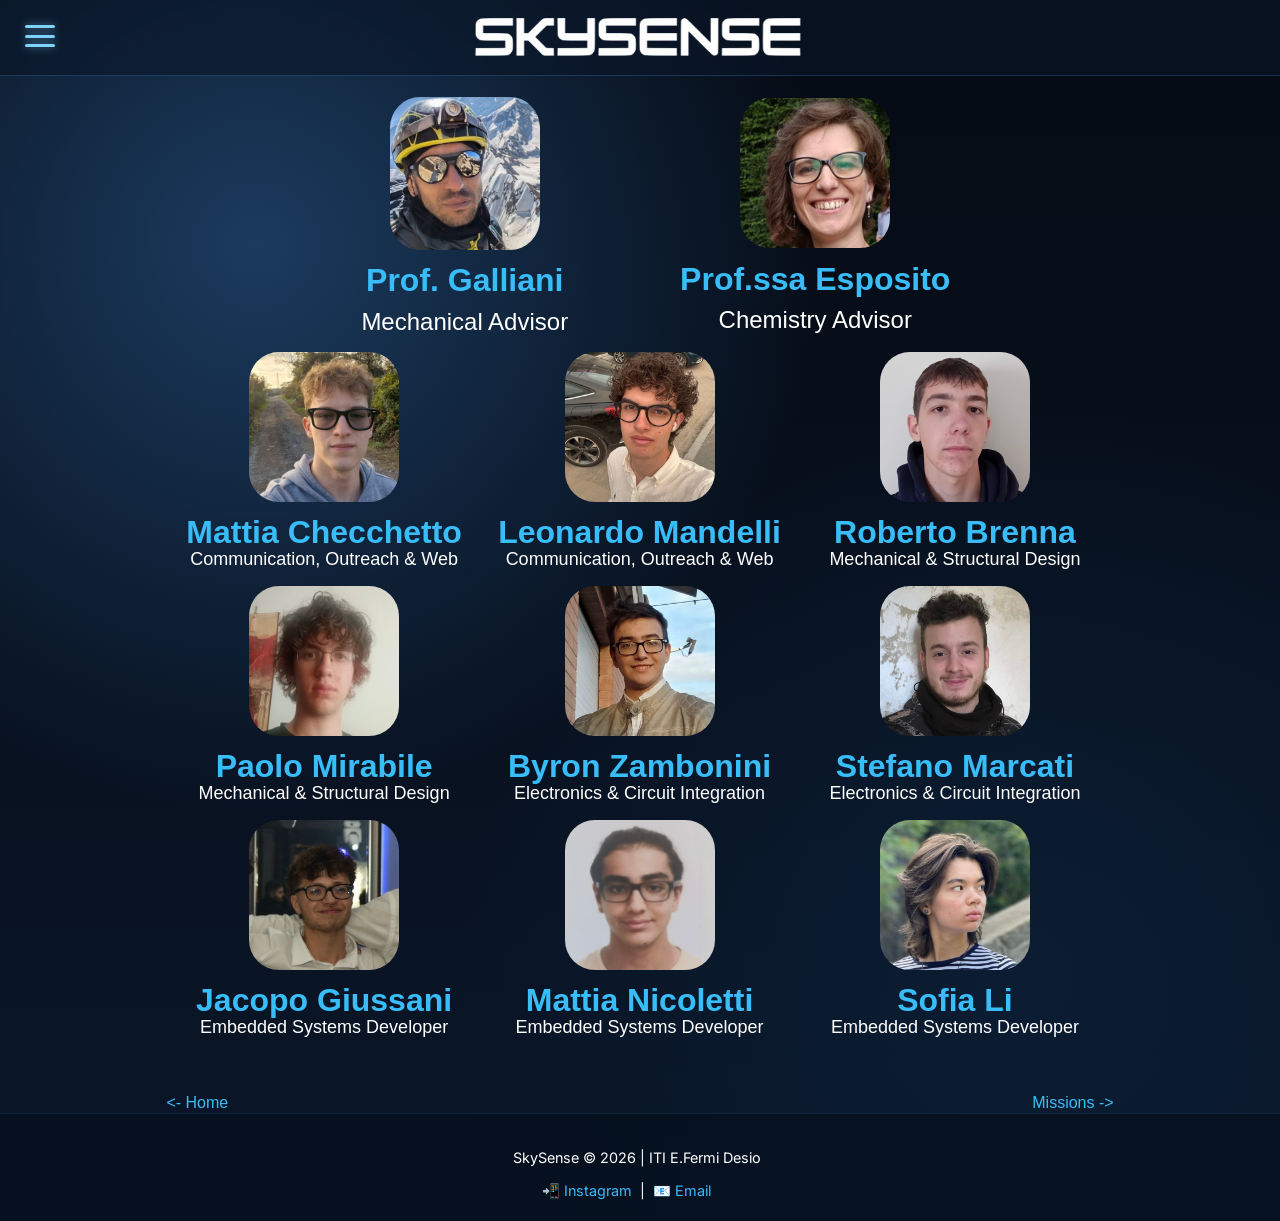
<file: about_us.html>
<!DOCTYPE html>
<html lang="en">

<head>
    <meta charset="UTF-8"/>
    <link rel="stylesheet" href="style.css" >
    <link href="https://fonts.googleapis.com/css2?family=Inter:wght@300;400;500&display=swap" rel="stylesheet">
    <meta name="viewport" content="width=device-width, initial-scale=1.0" />
    <title>SkySense - Fermi Desio</title>
    <link rel="icon" href="favicon.ico">
    <style>
        .meta, .tre{
            font-size: x-large;
            line-height: 0.3;
        }
        .tre > div > p {
            font-size: large;
        }
        img.hover-effect{
            border-radius: 20%;
            transition: transform 0.3s ease;
        }
        img.hover-effect:hover{
            transform: scale(1.05);
        }
        /* NASCONDI di default */
        #scroll-indicator {
            display: none;
        }
        /* MOSTRA solo su mobile */
        @media (max-width: 1250px) {
            #scroll-indicator {
                display: block;
            }
        }
    </style>
</head>

<body>
    <header>
        <a href="index.html" class="no-underline">
            <img src="SkySense.png" height="75">
        </a>
    </header>

    <script src="menu.js"></script>
    <div class="hamburger" onclick="toggleMenu()">
        <span></span>
        <span></span>
        <span></span>
    </div>

<!-- Hamburger -->
    <nav id="sideMenu">
        <center><img src="IMG/logo.png"></center>
        <a href="index.html" onclick="closeMenu()">&#127968; Home</a>
        <a href="about_us.html" onclick="closeMenu()">&#128101; About Us</a>

        <a href="missions.html" onclick="closeMenu()">&#127919; Missions</a>
        <!--<div class="submenu">
            <a href="missions.html" onclick="closeMenu()">Primary Mission</a>
            <a href="missions.html" onclick="closeMenu()">Secondary Mission</a>
        </div>-->

        <a href="structure.html" onclick="closeMenu()">&#128640; Structure</a>

        <a href="hardware.html" onclick="closeMenu()">&#x1F6E0; Hardware</a>

        <a href="software.html" onclick="closeMenu()">&#128187; Software</a>
    </nav>

<!-- OVERLAY -->
<div id="overlay" onclick="toggleMenu()"></div>
<!-- Fine hamburger -->

<div id="scroll-indicator">
Scroll to see more ↓
</div>
<script src="scroll.js"></script>

<div id="contenuto_sito">
    <br>
    <div class="meta" style="padding-left: 13%; padding-right: 13%;">
        <div>
            <img src="IMG/Persone/1galliani.JPG" style="width: 150px;" class="hover-effect">
            <h2>Prof. Galliani</h2> <br>
            <p>Mechanical Advisor</p>
        </div>
        <div>
            <img src="IMG/Persone/2esposito.jpeg" style="width: 150px;" class="hover-effect">
            <h2>Prof.ssa Esposito</h2> <br>
            <p>Chemistry Advisor</p>
        </div>
    </div>
    
    <div class="tre">
        <div>
            <img src="IMG/Persone/checchetto.jpeg" style="width: 150px;" class="hover-effect">
            <h2>Mattia Checchetto</h2>
            <p>Communication, Outreach & Web</p>
        </div>
        <div>
            <img src="IMG/Persone/mandelli.jpeg" style="width: 150px;" class="hover-effect">
            <h2>Leonardo Mandelli</h2>
            <p>Communication, Outreach & Web</p>
        </div>
        <div>
            <img src="IMG/Persone/brenna .jpeg" style="width: 150px;" class="hover-effect">
            <h2>Roberto Brenna</h2>
            <p>Mechanical & Structural Design</p>
        </div>
    </div>

    <div class="tre">
        <div>
            <img src="IMG/Persone/mirabile.jpeg" style="width: 150px;" class="hover-effect">
            <h2>Paolo Mirabile</h2>
            <p>Mechanical & Structural Design</p>
        </div>
        <div>
            <img src="IMG/Persone/zambonin.jpeg" style="width: 150px;" class="hover-effect">
            <h2>Byron Zambonini</h2>
            <p>Electronics & Circuit Integration</p>
        </div>
        
        <div>
            <img src="IMG/Persone/marcati.jpeg" style="width: 150px;" class="hover-effect">
            <h2>Stefano Marcati</h2>
            <p>Electronics & Circuit Integration</p>
        </div>
    </div>

    <div class="tre">
        <div>
            <img src="IMG/Persone/giussani.jpeg" style="width: 150px;" class="hover-effect">
            <h2>Jacopo Giussani</h2>
            <p>Embedded Systems Developer</p>
        </div>
        <div>
            <img src="IMG/Persone/nicoletti.jpg" style="width: 150px;" class="hover-effect">
            <h2>Mattia Nicoletti</h2>
            <p>Embedded Systems Developer</p>
        </div>
        <div>
            <img src="IMG/Persone/li.jpeg" style="width: 150px;" class="hover-effect">
            <h2>Sofia Li</h2>
            <p>Embedded Systems Developer</p>
        </div>
    </div>
    <br><br>
    
    <div class="metaaa">
        <div style="text-align: left;">
            <a href="index.html" onclick="closeMenu()"><- Home</a>
        </div>
        <div style="text-align: right;">
            <a href="missions.html" onclick="closeMenu()">Missions -></a>
        </div>
    </div>
</div><!--E' il div iniziale che si chiude per ridimensionare i bordi solo da pc-->

<footer>
    <div class="metaaa">
        <div style="text-align: right;">
            <p>SkySense © 2026&nbsp;</p>
        </div>
        <div style="text-align: left;">
            <p>|&nbsp;ITI E.Fermi Desio</p>
        </div>
    </div>
    <div class="metaaa">
        <div style="text-align: right;">
            <a href="https://www.instagram.com/skysense_26/" target="_blank">&#128242;&nbsp;Instagram</a>
            <span>&nbsp;</span>
        </div>
        <div style="text-align: left; color: white;">
            <span>|&nbsp;</span>
            <a href="mailto:fermi.skysense@gmail.com" target="_blank">&#128231;&nbsp;Email</a>
        </div>
    </div>
</footer>

</body>
</html>
</file>
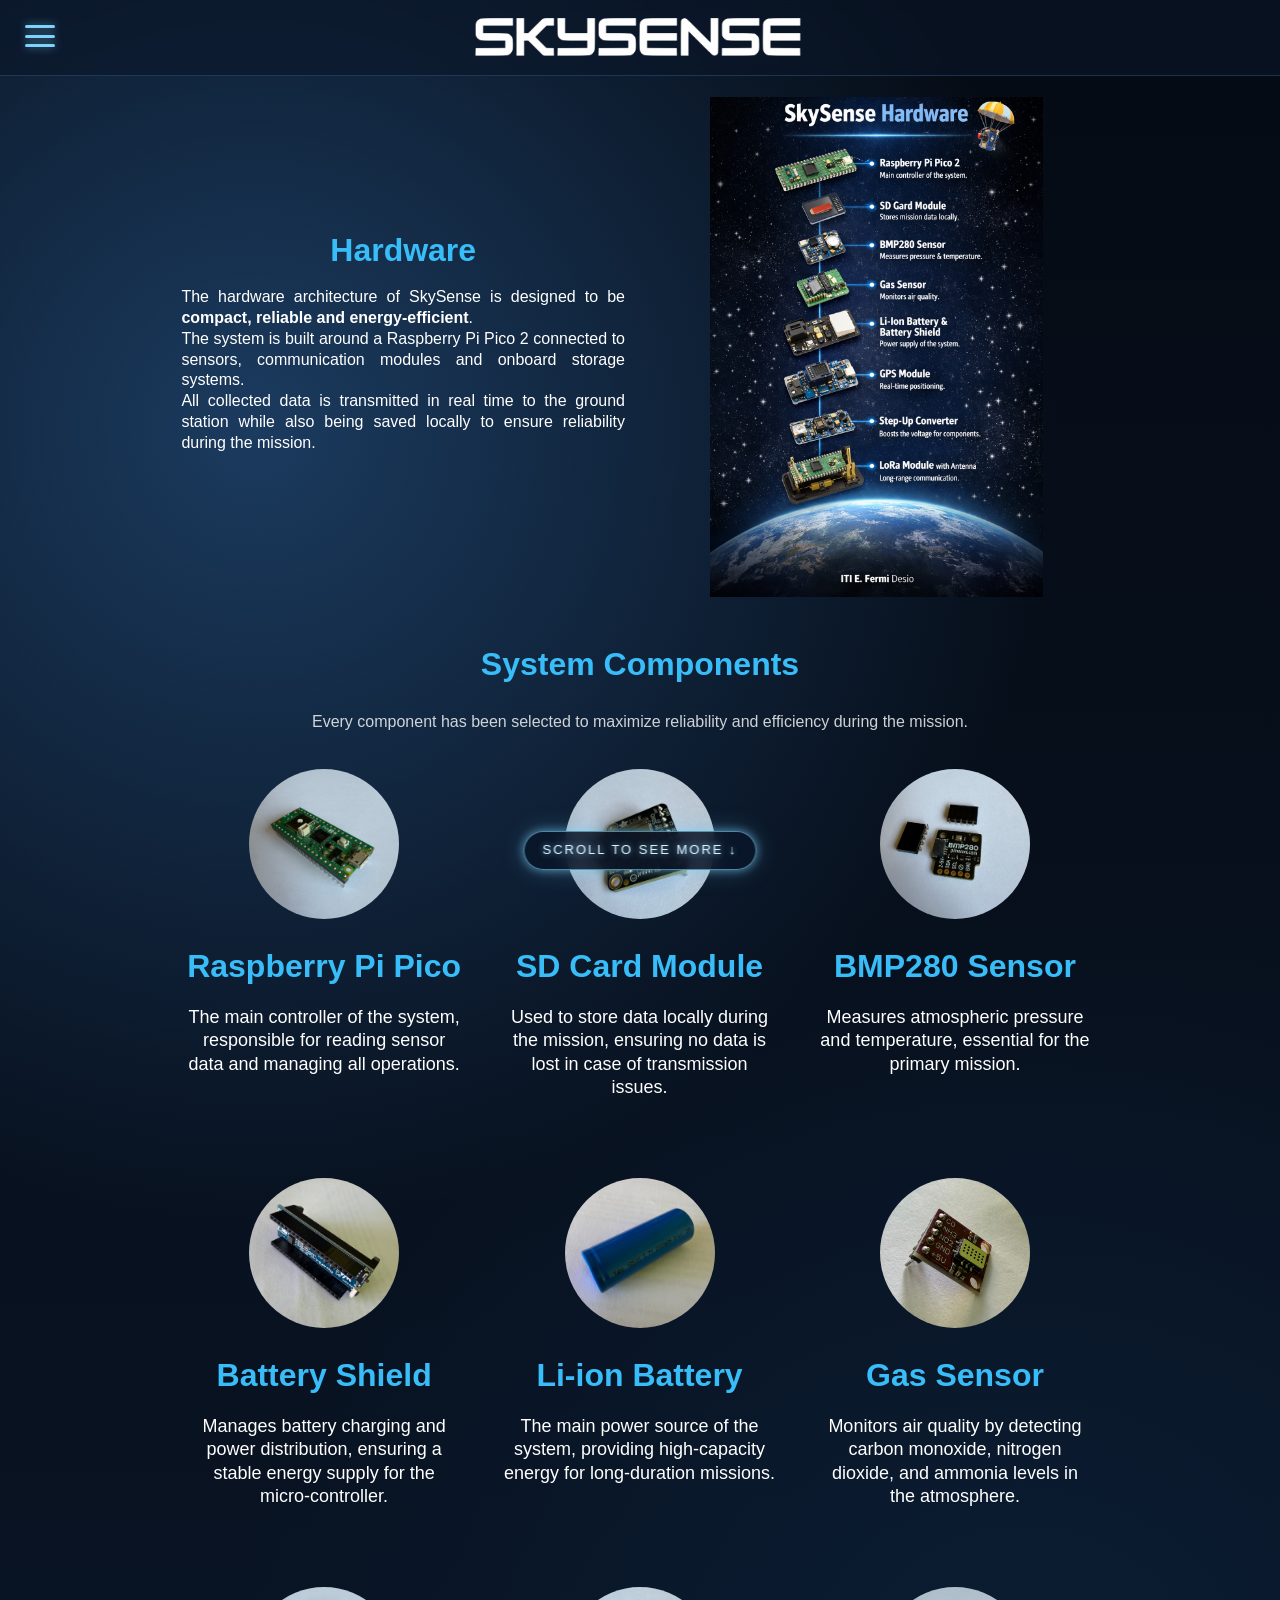
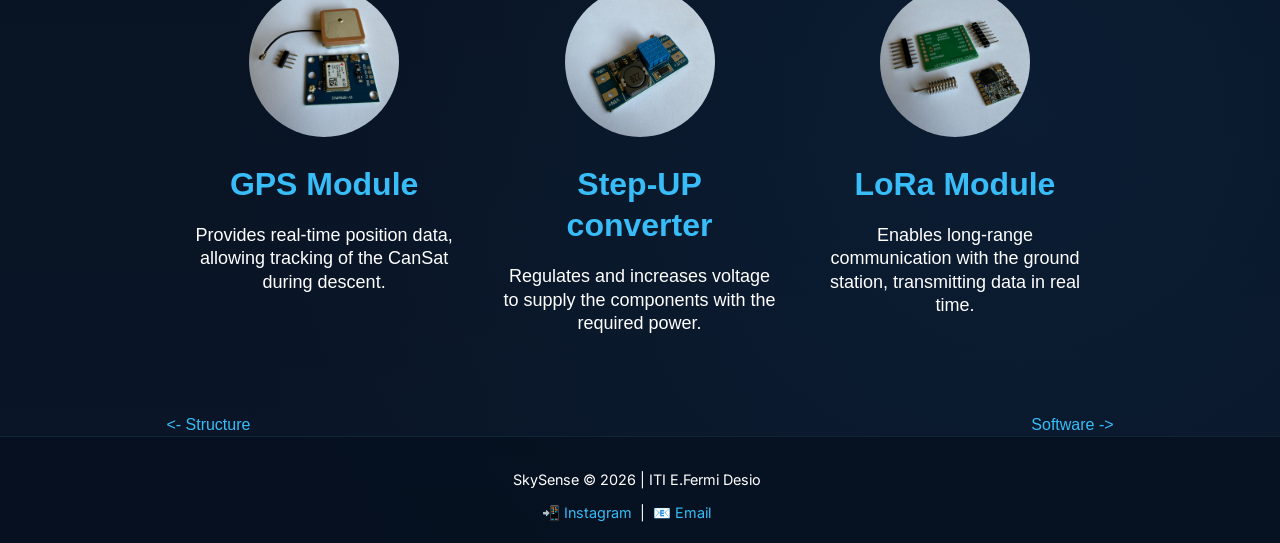
<file: hardware.html>
<!DOCTYPE html>
<html lang="en">

<head>
    <meta charset="UTF-8"/>
    <link rel="stylesheet" href="style.css" >
    <link href="https://fonts.googleapis.com/css2?family=Inter:wght@300;400;500&display=swap" rel="stylesheet">
    <meta name="viewport" content="width=device-width, initial-scale=1.0" />
    <title>SkySense - Fermi Desio</title>
    <link rel="icon" href="favicon.ico">
    <style>
        .tre{
            font-size: x-large;
        }
        .tre > div{
            padding: 20px;
        }
        .tre > div > p {
            font-size: large;
        }
        .slideshow-container > div > img{
            width:auto;
            max-width: 90%;
            border-radius: 5%;
        }
        @media (max-width: 1250px) {
            .meta > div {
            width: 100%;
            display: flex;
            flex-direction: column;
            align-items: center;
            }
        }
    </style>
</head>

<body>

    <header>
        <a href="index.html" class="no-underline">
            <img src="SkySense.png" height="75">
        </a>
    </header>

    <script src="menu.js"></script>
    <div class="hamburger" onclick="toggleMenu()">
        <span></span>
        <span></span>
        <span></span>
    </div>

<!-- Hamburger -->
    <nav id="sideMenu">
        <center><img src="IMG/logo.png"></center>
        <a href="index.html" onclick="closeMenu()">&#127968; Home</a>
        <a href="about_us.html" onclick="closeMenu()">&#128101; About Us</a>

        <a href="missions.html" onclick="closeMenu()">&#127919; Missions</a>
        <!--<div class="submenu">
            <a href="missions.html" onclick="closeMenu()">Primary Mission</a>
            <a href="missions.html" onclick="closeMenu()">Secondary Mission</a>
        </div>-->

        <a href="structure.html" onclick="closeMenu()">&#128640; Structure</a>

        <a href="hardware.html" onclick="closeMenu()">&#x1F6E0; Hardware</a>

        <a href="software.html" onclick="closeMenu()">&#128187; Software</a>
    </nav>

<!-- OVERLAY -->
<div id="overlay" onclick="toggleMenu()"></div>
<!-- Fine hamburger -->

<div id="scroll-indicator">
Scroll to see more ↓
</div>
<script>
const indicator = document.getElementById('scroll-indicator');

window.addEventListener('scroll', () => {
    const fadeEnd = 200;
    let opacity = 1 - (window.scrollY / fadeEnd);
    opacity = Math.max(0, Math.min(1, opacity));
    indicator.style.opacity = opacity;
});
</script>

<div id="contenuto_sito">
    <div class="meta" style="text-align: justify;">
        <div style="padding: 15px;">
            <h2>Hardware</h2>
            <p>
                The hardware architecture of SkySense is designed to be <b>compact, reliable and energy-efficient</b>.
                <br>
                The system is built around a Raspberry Pi Pico 2 connected to sensors, communication modules and 
                onboard storage systems.
                <br>
                All collected data is transmitted in real time to the ground station while also being saved locally
                to ensure reliability during the mission.
            </p>
            </p>
        </div>
        <div>
            <br>
            <script src="slideshow_2.js"></script>

            <div class="slideshow-container">
                <div class="mySlides fade">
                    <center><img src="IMG/hardware.png" style="max-height: 500px;"></center>
                </div>
            </div>
                <script> showSlides(); </script>
        </div>
    </div>
    <br>
    <h2>System Components</h2>
    <p style="text-align:center; opacity:0.8;">
            Every component has been selected to maximize reliability and efficiency during the mission.
    </p>
    <div class="tre">
        <div>
            <img src="IMG/hardware/pico.jpg" style="width: 150px; border-radius: 50%; object-fit: cover;">
            <h2>Raspberry Pi Pico</h2>
            <p>The main controller of the system, responsible for reading sensor data and managing all operations.</p>
        </div>
        <div>
            <img src="IMG/hardware/sd.jpg" style="width: 150px; border-radius: 50%; object-fit: cover;">
            <h2>SD Card Module</h2>
            <p>Used to store data locally during the mission, ensuring no data is lost in case of transmission issues.</p>
        </div>
        <div>
            <img src="IMG/hardware/bmp.jpg" style="width: 150px; border-radius: 50%; object-fit: cover;">
            <h2>BMP280 Sensor</h2>
            <p>Measures atmospheric pressure and temperature, essential for the primary mission.</p>
        </div>
    </div>
    <br>
    <div class="tre">
        <div>
            <img src="IMG/hardware/modulo.jpg" style="width: 150px; border-radius: 50%; object-fit: cover;">
            <h2>Battery Shield</h2>
            <p>Manages battery charging and power distribution, ensuring a stable energy supply for the micro-controller.</p>
        </div>
        <div>
            <img src="IMG/hardware/batteria.jpg" style="width: 150px; border-radius: 50%; object-fit: cover;">
            <h2>Li-ion Battery</h2>
            <p>The main power source of the system, providing high-capacity energy for long-duration missions.</p>
        </div>
        <div>
            <img src="IMG/hardware/gas.jpg" style="width: 150px; border-radius: 50%; object-fit: cover;">
            <h2>Gas Sensor</h2>
            <p>Monitors air quality by detecting carbon monoxide, nitrogen dioxide, and ammonia levels in the atmosphere.</p>
        </div>
    </div>
    <br>
    <div class="tre">
        <div>
            <img src="IMG/hardware/gps.jpg" style="width: 150px; border-radius: 50%; object-fit: cover;">
            <h2>GPS Module</h2>
            <p>Provides real-time position data, allowing tracking of the CanSat during descent.</p>
        </div>
        <div>
            <img src="IMG/hardware/converter.jpg" style="width: 150px; border-radius: 50%; object-fit: cover;">
            <h2>Step-UP converter</h2>
            <p>Regulates and increases voltage to supply the components with the required power.</p>
        </div>
        <div>
            <img src="IMG/hardware/lora.jpg" style="width: 150px; border-radius: 50%; object-fit: cover;">
            <h2>LoRa Module</h2>
            <p>Enables long-range communication with the ground station, transmitting data in real time.</p>
        </div>
    </div>
    <br><br>

    <div class="metaaa">
        <div style="text-align: left;">
            <a href="structure.html" onclick="closeMenu()"><- Structure</a>
        </div>
        <div style="text-align: right;">
            <a href="software.html" onclick="closeMenu()">Software -></a>
        </div>
    </div>
</div><!--E' il div iniziale che si chiude per ridimensionare i bordi solo da pc-->


<footer>
    <div class="metaaa">
        <div style="text-align: right;">
            <p>SkySense © 2026&nbsp;</p>
        </div>
        <div style="text-align: left;">
            <p>|&nbsp;ITI E.Fermi Desio</p>
        </div>
    </div>
    <div class="metaaa">
        <div style="text-align: right;">
            <a href="https://www.instagram.com/skysense_26/" target="_blank">&#128242;&nbsp;Instagram</a>
            <span>&nbsp;</span>
        </div>
        <div style="text-align: left; color: white;">
            <span>|&nbsp;</span>
            <a href="mailto:fermi.skysense@gmail.com" target="_blank">&#128231;&nbsp;Email</a>
        </div>
    </div>
</footer>

</body>
</html>
</file>
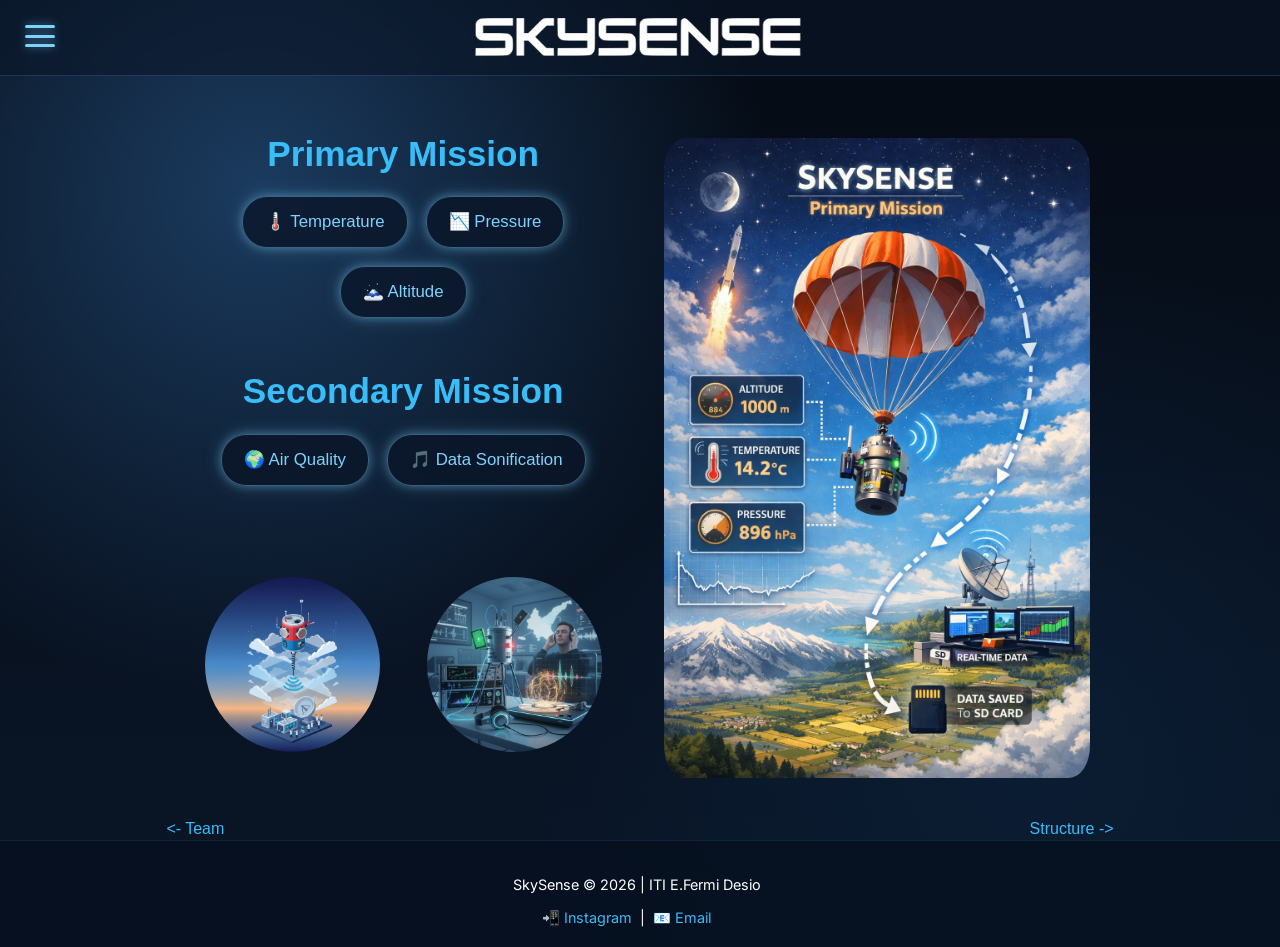
<file: missions.html>
<!DOCTYPE html>
<html lang="en">

<head>
    <meta charset="UTF-8"/>
    <link rel="stylesheet" href="style.css" >
    <link href="https://fonts.googleapis.com/css2?family=Inter:wght@300;400;500&display=swap" rel="stylesheet">
    <meta name="viewport" content="width=device-width, initial-scale=1.0" />
    <title>SkySense - Fermi Desio</title>
    <link rel="icon" href="favicon.ico">
    <style>
        .slideshow-container > div > img{
            width:auto;
            max-width: 90%;
            border-radius: 5%;
        }
        /* NASCONDI di default */
        #scroll-indicator {
            display: none;
        }
        /* MOSTRA solo su mobile */
        @media (max-width: 1250px) {
            #scroll-indicator {
                display: block;
            }
        }
        h2{
            font-size: 2.2rem;
        }
    </style>
</head>

<body>

    <header>
        <a href="index.html" class="no-underline">
            <img src="SkySense.png" height="75">
        </a>
    </header>

    <script src="menu.js"></script>
    <div class="hamburger" onclick="toggleMenu()">
        <span></span>
        <span></span>
        <span></span>
    </div>

<!-- Hamburger -->
    <nav id="sideMenu">
        <center><img src="IMG/logo.png"></center>
        <a href="index.html" onclick="closeMenu()">&#127968; Home</a>
        <a href="about_us.html" onclick="closeMenu()">&#128101; About Us</a>

        <a href="missions.html" onclick="closeMenu()">&#127919; Missions</a>
        <!--<div class="submenu">
            <a href="missions.html" onclick="closeMenu()">Primary Mission</a>
            <a href="missions.html" onclick="closeMenu()">Secondary Mission</a>
        </div>-->

        <a href="structure.html" onclick="closeMenu()">&#128640; Structure</a>

        <a href="hardware.html" onclick="closeMenu()">&#x1F6E0; Hardware</a>

        <a href="software.html" onclick="closeMenu()">&#128187; Software</a>
    </nav>

<!-- OVERLAY -->
<div id="overlay" onclick="toggleMenu()"></div>
<!-- Fine hamburger -->

<div id="scroll-indicator">
Scroll to see more ↓
</div>
<script src="scroll.js"></script>

<div id="contenuto_sito">
    <div class="meta">
        <div style="text-align: justify; padding: 15px;">
            <h2>Primary Mission</h2>
            <div class="mission-tags">
                <span class="tag">&#x1F321;&#xFE0F; Temperature</span>
                <span class="tag">&#128201; Pressure</span>
                <span class="tag">&#128507; Altitude</span>
            </div>

            <h2>Secondary Mission</h2>
            <div class="mission-tags">
                <span class="tag">&#127757; Air Quality</span>
                <span class="tag">&#127925; Data Sonification</span>
            </div>
            <br>
            <br>
            <div class="meta">
                <div>
                    <img src="IMG/mission/12.png" style="border-radius: 100%; height: 300px; width: auto;">
                </div>
                <div>
                    <img src="IMG/mission/22.png" style="border-radius: 100%; height: 200px; width: auto;">
                </div>
            </div>
        </div>
        <div>
            <br><br><br>
            <script src="slideshow_2.js"></script>

            <div class="slideshow-container">
        
                <div class="mySlides fade">
                    <img src="IMG/mission/11.png">
                </div>

                <!-- <div class="mySlides fade">
                    <img src="IMG/mission/12.png">
                </div> -->

                <div class="mySlides fade">
                    <img src="IMG/mission/21.png">
                </div>
                
                <!-- <div class="mySlides fade">
                    <img src="IMG/mission/22.png">
                </div> -->
            </div>
                <script> showSlides(); </script>
        </div>
    </div>
    <br>
    <br>
    <div class="metaaa">
        <div style="text-align: left;">
            <a href="about_us.html" onclick="closeMenu()"><- Team</a>
        </div>
        <div style="text-align: right;">
            <a href="structure.html" onclick="closeMenu()">Structure -></a>
        </div>
    </div>
</div> <!--E' il div iniziale che si chiude per ridimensionare i bordi solo da pc-->

<footer>
    <div class="metaaa">
        <div style="text-align: right;">
            <p>SkySense © 2026&nbsp;</p>
        </div>
        <div style="text-align: left;">
            <p>|&nbsp;ITI E.Fermi Desio</p>
        </div>
    </div>
    <div class="metaaa">
        <div style="text-align: right;">
            <a href="https://www.instagram.com/skysense_26/" target="_blank">&#128242;&nbsp;Instagram</a>
            <span>&nbsp;</span>
        </div>
        <div style="text-align: left; color: white;">
            <span>|&nbsp;</span>
            <a href="mailto:fermi.skysense@gmail.com" target="_blank">&#128231;&nbsp;Email</a>
        </div>
    </div>
</footer>

</body>
</html>
</file>
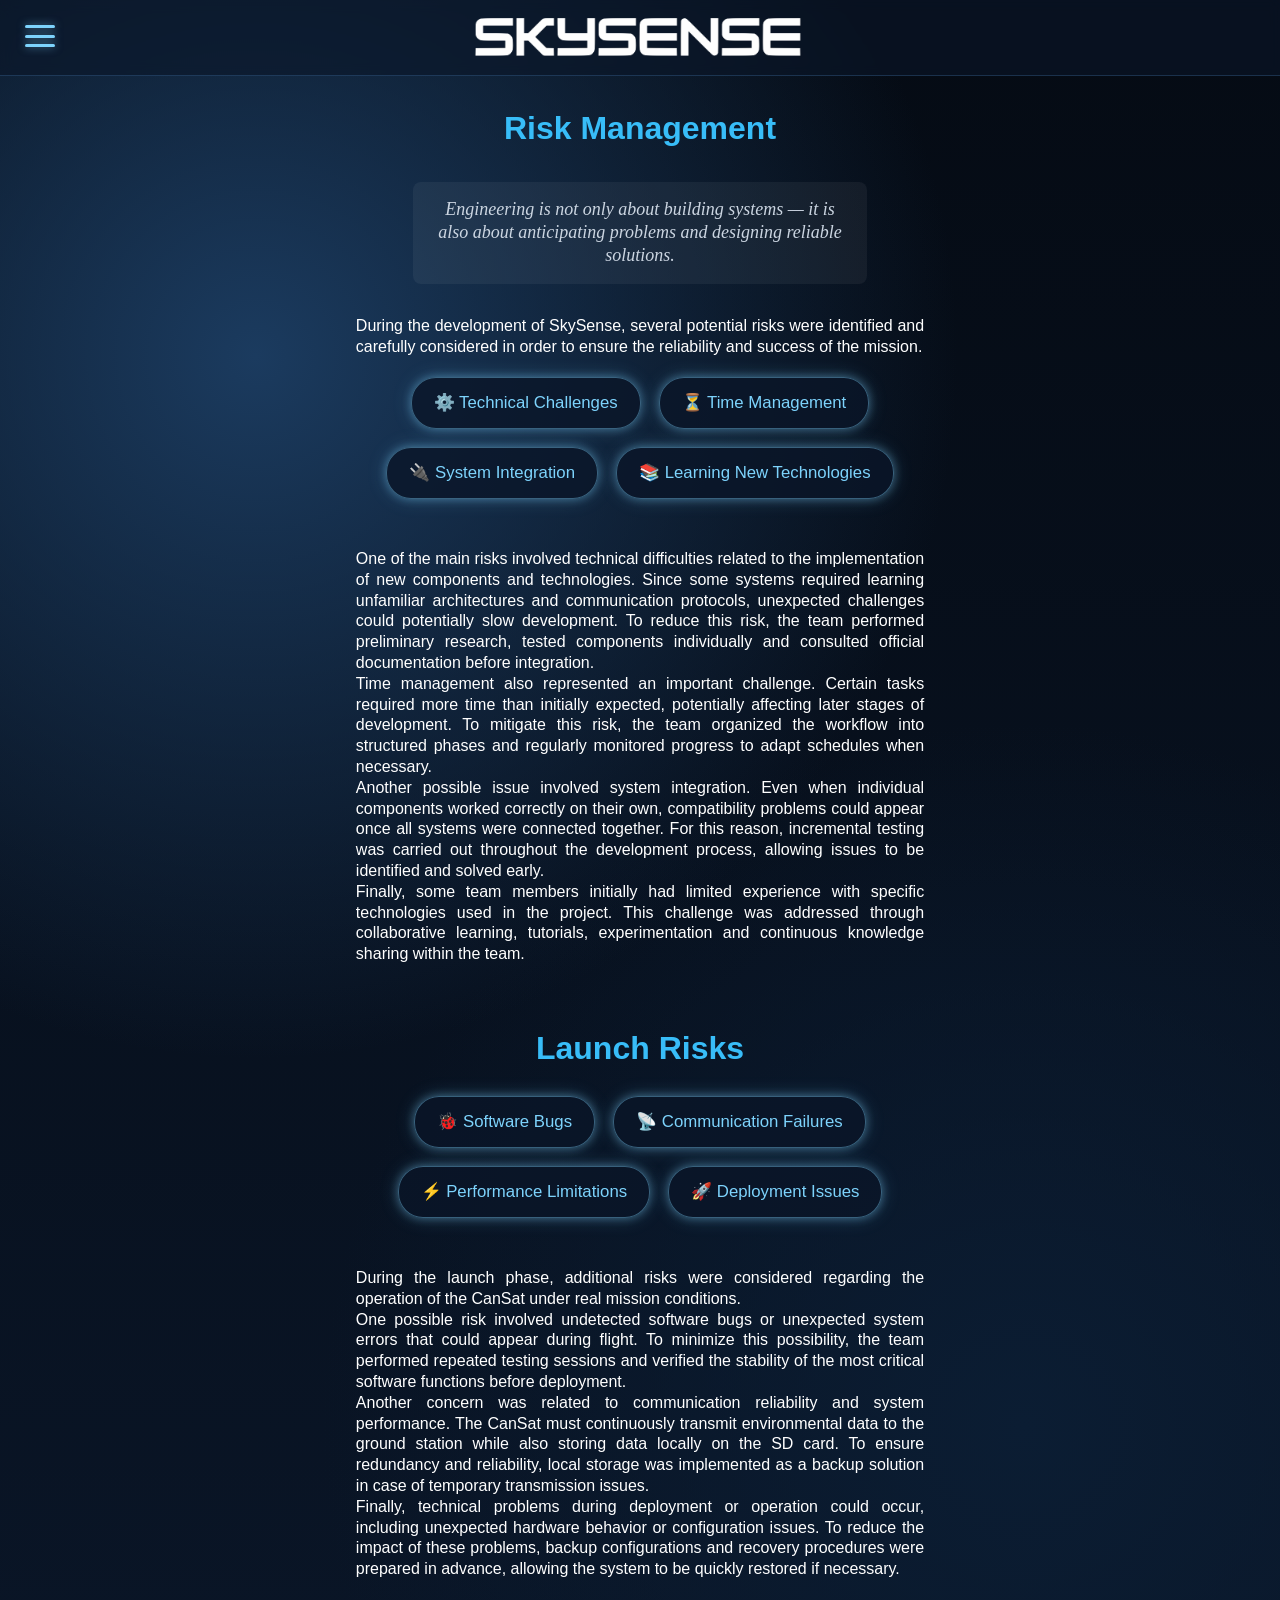
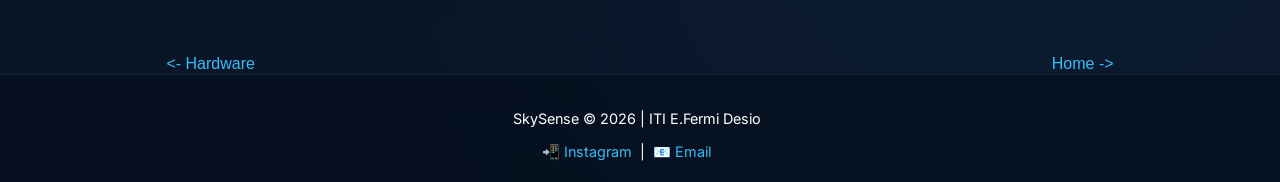
<file: software.html>
<!DOCTYPE html>
<html lang="en">

<head>
    <meta charset="UTF-8"/>
    <link rel="stylesheet" href="style.css" >
    <link href="https://fonts.googleapis.com/css2?family=Inter:wght@300;400;500&display=swap" rel="stylesheet">
    <meta name="viewport" content="width=device-width, initial-scale=1.0" />
    <title>SkySense - Fermi Desio</title>
    <link rel="icon" href="favicon.ico">
    <style>
        .slideshow-container > div > img{
            width:auto;
            max-width: 90%;
            border-radius: 5%;
        }
        /* NASCONDI di default */
        #scroll-indicator {
            display: none;
        }
        /* MOSTRA solo su mobile */
        @media (max-width: 768px) {
            #scroll-indicator {
                display: block;
            }
        }
        @media (max-width: 1250px) {
            .meta > div {
                width: 100%;
                display: flex;
                flex-direction: column;
                align-items: center;
            }
        }
        @media (max-width: 1250px) {
            .tre {
                flex-direction: row !important;
            }
            .tre > div {
                width: 33.3% !important;
            }
        }
    </style>
</head>

<body>

    <header>
        <a href="index.html" class="no-underline">
            <img src="SkySense.png" height="75">
        </a>
    </header>

    <script src="menu.js"></script>
    <div class="hamburger" onclick="toggleMenu()">
        <span></span>
        <span></span>
        <span></span>
    </div>

<!-- Hamburger -->
    <nav id="sideMenu">
        <center><img src="IMG/logo.png"></center>
        <a href="index.html" onclick="closeMenu()">&#127968; Home</a>
        <a href="about_us.html" onclick="closeMenu()">&#128101; About Us</a>

        <a href="missions.html" onclick="closeMenu()">&#127919; Missions</a>
        <!--<div class="submenu">
            <a href="missions.html" onclick="closeMenu()">Primary Mission</a>
            <a href="missions.html" onclick="closeMenu()">Secondary Mission</a>
        </div>-->

        <a href="structure.html" onclick="closeMenu()">&#128640; Structure</a>

        <a href="hardware.html" onclick="closeMenu()">&#x1F6E0; Hardware</a>

        <a href="software.html" onclick="closeMenu()">&#128187; Software</a>
    </nav>

<!-- OVERLAY -->
<div id="overlay" onclick="toggleMenu()"></div>
<!-- Fine hamburger -->

<div id="scroll-indicator">
Scroll to see more ↓
</div>
<script src="scroll.js"></script>

<div id="contenuto_sito">
    <div class="centrato">
    <h2>Risk Management</h2>
        <blockquote>
            Engineering is not only about building systems — it is also about anticipating problems and 
            designing reliable solutions.
        </blockquote>
        <p>
            During the development of SkySense, several potential risks were identified and carefully 
            considered in order to ensure the reliability and success of the mission.
        </p>
        <div class="mission-tags">
            <span class="tag">&#9881;&#65039; Technical Challenges</span>
            <span class="tag">&#9203; Time Management</span>
            <span class="tag">&#128268; System Integration</span>
            <span class="tag">&#128218; Learning New Technologies</span>
        </div>
        <p>
            One of the main risks involved technical difficulties related to the implementation of new 
            components and technologies. Since some systems required learning unfamiliar architectures and communication 
            protocols, unexpected challenges could potentially slow development. To reduce this risk, the team performed 
            preliminary research, tested components individually and consulted official documentation before integration.
        <br>
            Time management also represented an important challenge. Certain tasks required more time than 
            initially expected, potentially affecting later stages of development. To mitigate this risk, the team organized 
            the workflow into structured phases and regularly monitored progress to adapt schedules when necessary.
        <br>
            Another possible issue involved system integration. Even when individual components worked correctly on 
            their own, compatibility problems could appear once all systems were connected together. For this reason, 
            incremental testing was carried out throughout the development process, allowing issues to be identified and 
            solved early.
        <br>
            Finally, some team members initially had limited experience with specific technologies used in the project. This 
            challenge was addressed through collaborative learning, tutorials, experimentation and continuous knowledge 
            sharing within the team.
        </p>
        <br>
        <h2>Launch Risks</h2>
        <div class="mission-tags">
            <span class="tag">&#128030; Software Bugs</span>
            <span class="tag">&#128225; Communication Failures</span>
            <span class="tag">&#9889; Performance Limitations</span>
            <span class="tag">&#128640; Deployment Issues</span>
        </div>
        <p>
            During the launch phase, additional risks were considered regarding the operation of the CanSat under real 
            mission conditions.
        <br>
            One possible risk involved undetected software bugs or unexpected system errors that could appear during flight.
            To minimize this possibility, the team performed repeated testing sessions and verified the stability of the 
            most critical software functions before deployment.
        <br>
            Another concern was related to communication reliability and system performance. The CanSat must continuously 
            transmit environmental data to the ground station while also storing data locally on the SD card. 
            To ensure redundancy and reliability, local storage was implemented as a backup solution in case of temporary
            transmission issues.
        <br>
            Finally, technical problems during deployment or operation could occur, including unexpected hardware behavior 
            or configuration issues. To reduce the impact of these problems, backup configurations and recovery procedures
            were prepared in advance, allowing the system to be quickly restored if necessary.
        </p>
    </div>
    <br><br>

    <div class="metaaa">
        <div style="text-align: left;">
            <a href="hardware.html" onclick="closeMenu()"><- Hardware</a>
        </div>
        <div style="text-align: right;">
            <a href="index.html" onclick="closeMenu()">Home -></a>
        </div>
    </div>
</div><!--E' il div iniziale che si chiude per ridimensionare i bordi solo da pc-->

<footer>
    <div class="metaaa">
        <div style="text-align: right;">
            <p>SkySense © 2026&nbsp;</p>
        </div>
        <div style="text-align: left;">
            <p>|&nbsp;ITI E.Fermi Desio</p>
        </div>
    </div>
    <div class="metaaa">
        <div style="text-align: right;">
            <a href="https://www.instagram.com/skysense_26/" target="_blank">&#128242;&nbsp;Instagram</a>
            <span>&nbsp;</span>
        </div>
        <div style="text-align: left; color: white;">
            <span>|&nbsp;</span>
            <a href="mailto:fermi.skysense@gmail.com" target="_blank">&#128231;&nbsp;Email</a>
        </div>
    </div>
</footer>

</body>
</html>
</file>
<file: style.css>
body {
    font-family: 'Lato', sans-serif;    
    line-height: 1.3;
    color: #ffffff;
    background:
        radial-gradient(circle at 20% 20%, #1b3b5f 0%, transparent 40%),
        radial-gradient(circle at 80% 80%, #0b1d33 0%, transparent 40%),
        linear-gradient(180deg, #050b14, #0a1628);
    min-height: 100vh;
    margin: 0px;
    display: flex;
    flex-direction: column;
    text-align: justify;
}


@media (min-width: 1024px) {
    #contenuto_sito {
        padding-left: 5%;
        padding-right: 5%;
    }
}
#contenuto_home{
    padding-left: 0%;
    padding-right: 0%;
    flex: 1;
}
#contenuto_sito {
    padding-left: 13%;
    padding-right: 13%;
    flex: 1;
}

#scroll-indicator {
    position: fixed;
    bottom: 30px;
    left: 50%;
    transform: translateX(-50%);
    z-index: 9999; /* sopra tutto */
    font-family: 'Lato', sans-serif;
    font-size: 13px;
    letter-spacing: 2px;
    text-transform: uppercase;
    color: #e0f2fe;
    background: rgba(10, 22, 40, 0.85);
    backdrop-filter: blur(8px);
    padding: 10px 18px;
    border-radius: 25px;
    border: 1px solid rgba(125, 211, 252, 0.6);

    box-shadow:
        0 0 10px rgba(125, 211, 252, 0.6),
        0 0 25px rgba(125, 211, 252, 0.25);

    text-shadow: 0 0 6px rgba(125, 211, 252, 0.8); /* glow testo */

    opacity: 1;
    transition: opacity 0.3s ease, transform 0.3s ease;
    pointer-events: none;
}

@media (max-width: 768px) {
    #scroll-indicator {
        font-size: 12px;
        letter-spacing: 0px;
    }
}


/* Header */
header {
    text-align: center;
    backdrop-filter: blur(6px);
    background: rgba(10, 22, 40, 0.6);
    border-bottom: 1px solid rgba(100, 180, 255, 0.2);
}

header h1 {
    font-size: 3rem;
    letter-spacing: 3px;
    color: #7dd3fc;
    text-shadow: 0 0 15px rgba(125, 211, 252, 0.4);
}

header p {
    margin-top: 10px;
    color: #b6cce3;
    font-size: 1.1rem;
}

@media (max-width: 600px) {
    header img {
        height: 54px;
    }
}
/* Fine header */

/* Hamburger */
.hamburger {
    position: fixed;
    top: 25px;
    left: 25px;
    width: 30px;
    height: 22px;
    display: flex;
    flex-direction: column;
    justify-content: space-between;
    cursor: pointer;
    z-index: 1001;
}

.hamburger span {
    height: 3px;
    background: #7dd3fc;
    border-radius: 2px;
    box-shadow: 0 0 8px rgba(125, 211, 252, 0.6);
}
@media (max-width: 600px) {
    .hamburger {
        width: 22px;
        height: 16px;
        top: 20px;
        left: 15px;
    }

    .hamburger span {
        height: 2px;
    }
}

/* Menu laterale */
#sideMenu {
    position: fixed;
    text-align: center;
    top: 0;
    left: -260px;
    width: 260px;
    height: 100%;
    background: rgba(10, 22, 40, 0.95);
    backdrop-filter: blur(10px);
    padding-top: 100px;
    display: flex;
    flex-direction: column;
    gap: 25px;
    transition: left 0.3s ease;
    z-index: 1000;
    border-right: 1px solid rgba(125, 211, 252, 0.2);
    border-left: 1px solid rgba(125, 211, 252, 0.2);

}
#sideMenu img{
    width: 150px; 
    background: linear-gradient(to bottom, rgba(125,211,252,0.3) 0%, rgba(255,255,255,0.6));
    border-radius: 100%;
}

#sideMenu a {
    padding-left: 0px;
    color: #7dd3fc;
    text-decoration: none;
    font-size: 1.1rem;
}

#sideMenu a:hover {
    text-shadow: 0 0 10px rgba(125, 211, 252, 0.6);
}

/* Manu attivo */
#sideMenu.open {
    left: 0;
}

/* Overlay */
#overlay {
    position: fixed;
    inset: 0;
    background: rgba(0, 0, 0, 0.5);
    opacity: 0;
    pointer-events: none;
    transition: opacity 0.3s ease;
    z-index: 900;
}

#overlay.show {
    opacity: 1;
    pointer-events: all;
}
.submenu {
    margin-left: 25px;
    margin-bottom: 15px;
    display: flex;
    flex-direction: column;
}

.submenu a {
    font-size: 0.95rem;
    color: #cbd5e1;
    padding: 6px 0;
    text-decoration: none;
}

.submenu a:hover {
    color: #7dd3fc;
}
/* Fine hamburger */

h1 {
      color: #7dd3fc;
      font-size: xxx-large;
      text-align:center;
}
h2 {
      color: #38bdf8;
      font-size: 2rem;
      text-align: center;
}
h3 {
    color:#7dd3fc;
    font-size:large;
    text-align: center;
}
p {
      color: #ffffff;
      font-size: 100%;
}
@media (max-width: 480px) {
  h2 {
    font-size: x-large;
    line-height: 1.2;    /* evita sovrapposizione */
    word-break: break-word;
  }
  p {
    font-size: 80%;
    line-height: 1.2;
    word-break: break-word;
  }
}

blockquote{
    font-family: Georgia, 'Times New Roman', Times, serif;
    font-style: italic;
    font-size: large;
    text-align: center;
    padding: 1rem;
    color: #cbd5e1;
    background-color: rgba(255, 255, 255, 0.05);
    border-radius: 8px;
    display: block;     
    margin: 2rem auto;         
    max-width: 80%;
}
/*menu*/

.centrato {
    width: 60%;
    margin: 2rem auto;
    text-align: justify;
    border-radius: 8px;
}

.meta{
    display:flex;
    text-align: center;
    overflow: hidden;
    align-items: center;
    flex-wrap: wrap;
}
.meta > div{
    width:50%;
}
.meta > div > img{
    width: 49%;
    max-height: 175px;
    height: auto;
    object-fit: contain;
}
@media (max-width: 1250px) {
  .meta > div {
    width: 100%;
  }
}
.meta > div > h2{
    margin-bottom:0.5px;
}

.metaaa{
    display:flex;
    text-align: center;
    overflow: hidden;
    align-items: center;
    flex-wrap: wrap;
}
.metaaa > div{
    width:50%;
}

.tre {
    display: flex;
    text-align: center;
    font-size: x-large;
    overflow: hidden;
}
.tre > div {
    width: 33.3%;
    display: flex;
    flex-direction: column;   /* testo sopra, immagine sotto */
    align-items: center;
    padding: 3px;
}
.tre > div > span {
    margin-bottom: 8px;
}
.tre > div > img {
    width: 70%;
    max-height: 200px;
    height: auto;
    object-fit: contain;
}
@media (max-width: 1250px) {
  .tre {
    flex-direction: column;
  }
  .tre > div {
    width: 100%;
  }
}
.tre > div > h2{
    margin-bottom:0.5px;
}

table{
    font-family: arial, sans-serif;
    border-collapse: collapse;
    width: 100%;
}
td, th {
    border: 1px solid black;
    text-align: center;
    padding: 8px;
    color: #ffffff;;
}
tr{
    background-color: rgba(255, 255, 255, 0.05);
}
tr:nth-child(even) {
    background-color: rgba(255, 255, 255, 0.1);
}
  
a{
    color: #38bdf8;
    text-decoration: none;
    position: relative;
    transition: 0.25s ease;
}

a:hover {
    color: #ffffff;
    text-shadow: 0 0 8px rgba(125, 211, 252, 0.6); /* effetto glow */
}


a::after {              /* linea animata sotto*/
    content: "";
    position: absolute;
    left: 0;
    bottom: -2px;
    width: 0%;
    height: 1px;
    background: #7dd3fc;
    transition: width 0.25s ease;
}

a:hover::after {
    width: 100%;
}

.no-underline::after {
    content: none;
}

.logo {
    width: 75px;
    aspect-ratio: 1 / 1;
    border-radius: 50%;
    overflow: hidden;

    display: flex;
    justify-content: center;
    align-items: center;

    background: radial-gradient(circle,
        rgba(255,255,255,0.9) 0%,
        rgba(255,255,255,0.4) 40%,
        rgba(255,255,255,0) 70%
    );
}

.logo img {
    width: 60%;
    height: auto;
    display: block;
}


footer {
    font-family: 'Inter', sans-serif;
    text-align: center;
    width: 100%;
    padding: 20px;
    color: #94a3b8;
    font-size: 0.9rem;
    border-top: 1px solid rgba(125, 211, 252, 0.1);
    background: rgba(5, 15, 30, 0.8);
}

* {box-sizing: border-box;}
.mySlides {display: none;}
img {vertical-align: middle;}

/* Slideshow container */
.slideshow-container {
  max-width: 8000px;
  position: relative;
  margin: auto;
}

.slideshow-container > div > img{
    width:auto;
    max-width: 50%;
    border-radius: 5%;
}

.active {
  background-color: #717171;
}

/* Fading animation */
.fade {
  animation-name: fade;
  animation-duration: 1.5s;
}

@keyframes fade {
  from {opacity: .4} 
  to {opacity: 1}
}

/* On smaller screens, decrease text size */
@media only screen and (max-width: 300px) {
  .text {font-size: 11px}
}

/* SEZIONE MODELLO 3D */

#modello3d{
text-align:center;
padding: 5px 5px; /*80px 20px;*/
/*background: linear-gradient(180deg, #f8fafc, #e2e8f0);*/
color:#0f172a;
border-radius:10px;
margin-top:60px;
}

/* testo nella sezione */
#modello3d h2{
font-size:32px;
margin-bottom:30px;
}

#viewer3d{
width:100%;
max-width:900px;
height:500px;
margin:auto;
border-radius:10px;
overflow:hidden;
box-shadow:0 10px 30px rgba(0,0,0,0.2);
}
#container-3d{
width:100%;
max-width:900px;
height:500px;
margin:auto;
border-radius:10px;
overflow:hidden;
box-shadow:0 10px 30px rgba(0,0,0,0.2);
}

.mission-tags {
    display: flex;
    flex-wrap: wrap;
    justify-content: center;
    gap: 18px;
    margin-top: 20px;
    margin-bottom: 50px;
}

.tag {
    padding: 14px 22px; /* più grandi */
    border-radius: 25px;
    font-size: 1.05rem; /* testo più grande */
    font-weight: 500;

    color: #7dd3fc;
    background: rgba(10, 22, 40, 0.8);
    border: 1px solid rgba(125, 211, 252, 0.4);

    transition: all 0.25s ease;

    box-shadow:
        0 0 10px rgba(125, 211, 252, 0.4),
        0 0 20px rgba(125, 211, 252, 0.2);
}

/* Hover figo */
.tag:hover {
    color: #ffffff;
    transform: translateY(-3px) scale(1.05);

    box-shadow:
        0 0 15px rgba(125, 211, 252, 0.9),
        0 0 35px rgba(125, 211, 252, 0.5);
}



.hardware-img {
    width: 150px;
    height: 150px;

    border-radius: 50%;
    object-fit: cover;

    border: 2px solid rgba(125, 211, 252, 0.3);

    box-shadow:
        0 0 15px rgba(125, 211, 252, 0.25);

    transition: 0.3s ease;
}

.hardware-img:hover {
    transform: scale(1.05);

    box-shadow:
        0 0 25px rgba(125, 211, 252, 0.5);
}
</file>
